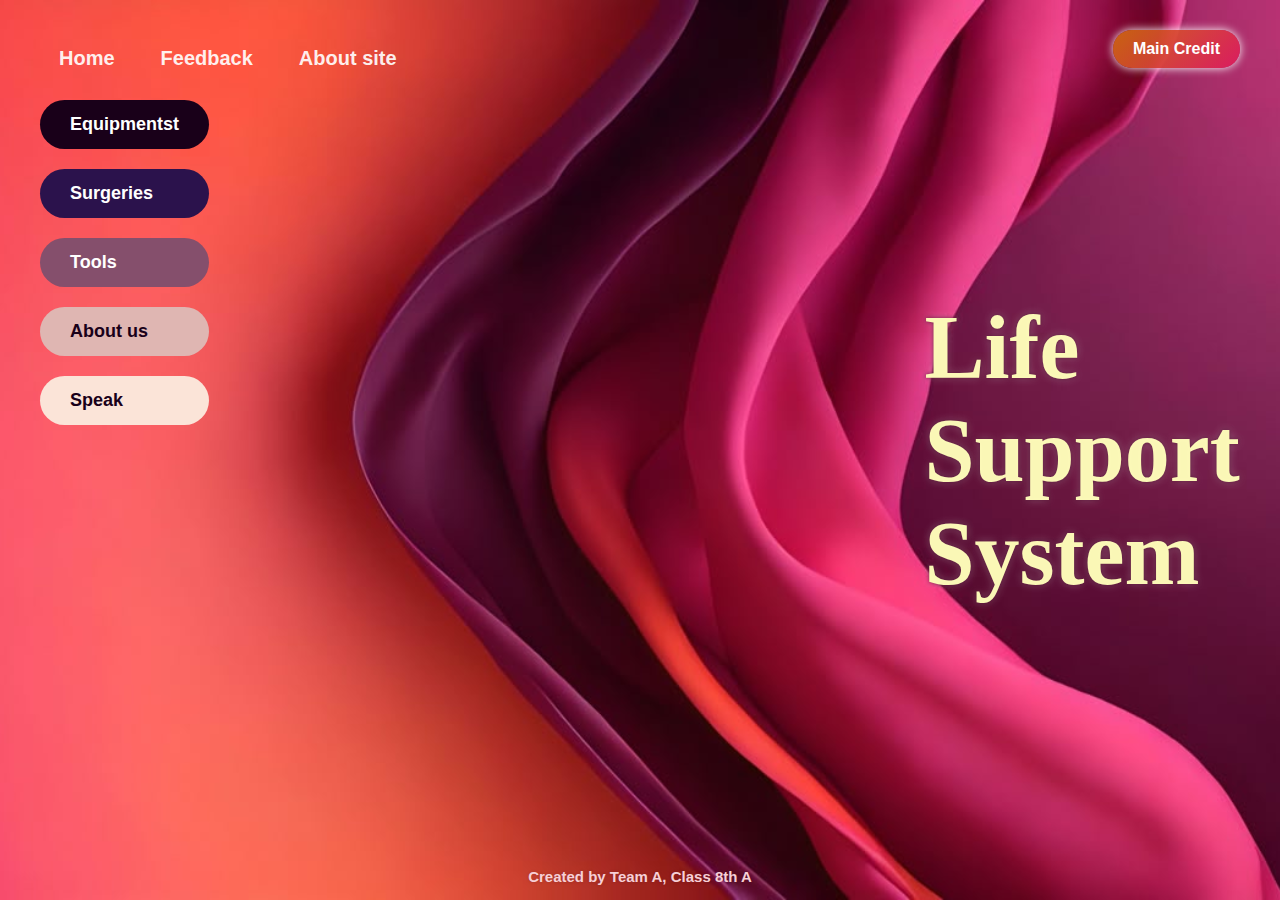
<file: index.html>
<!DOCTYPE html>
<html lang="en">
<head>
  <meta charset="UTF-8" />
  <meta name="viewport" content="width=device-width, initial-scale=1.0" />
  <title>VitaMatrix: Life Support System</title>
  <style>
    * {
      margin: 0;
      padding: 0;
      box-sizing: border-box;
    }

    body {
      height: 100vh;
      width: 100vw;
      background: url('back.jpg') no-repeat center center fixed;
      background-size: cover;
      font-family: 'Orbitron', sans-serif;
    }

    .header {
      position: absolute;
      top: 33px;
      left: 40px;
      display: flex;
      gap: 8px;
    }

    .header a {
      text-decoration: none;
      color: rgba(255, 255, 255, 0.916);
      font-size: 20px;
      font-weight: bold;
      padding: 14px 19px;
      border-radius: 190px;
      background: rgba(207, 207, 207, 0);
      transition: background 0.3s, transform 0.3s;
    }

    .header a:hover {
      background: rgba(186, 101, 48, 0.479);
      transform: scale(1.05);
    }

    .sidebar {
      position: absolute;
      top: 100px;
      left: 40px;
      display: flex;
      flex-direction: column;
      gap: 20px;
    }

    .sidebar a {
      text-decoration: none;
      font-size: 18px;
      font-weight: bold;
      padding: 14px 30px;
      border-radius: 50px;
      color: white;
      transition: transform 0.3s, box-shadow 0.3s;
    }

    .sidebar a:hover {
      transform: scale(1.05);
      box-shadow: 0 0 10px #FBE4D8;
    }

    .credit-corner-button {
      position: absolute;
      top: 30px;
      right: 40px;
      background: linear-gradient(135deg, #d6740ad6, #da1b60);
      color: rgb(255, 255, 255);
      padding: 10px 20px;
      border: none;
      border-radius: 25px;
      font-weight: bold;
      cursor: pointer;
      text-decoration: none;
      box-shadow: 0 0 10px rgba(255, 255, 255, 0.998);
      transition: transform 0.3s, box-shadow 0.3s;
    }

    .credit-corner-button:hover {
      transform: scale(1.1);
      box-shadow: 0 0 25px rgba(24, 24, 8, 0.9);
    }

    .center-title {
      position: absolute;
      top: 50%;
      left: 87%;
      transform: translate(-60%, -50%);
      font-size: 90px;
      font-weight: bold;
      color: rgba(255, 254, 186, 0.973);
      text-shadow: 0 0 4px rgba(79, 15, 48, 0.811), 0 0 8px rgba(255,255,255,0.3);
      font-family: 'Playfair Display', serif;
      z-index: 1;
    }

    .footer {
      position: absolute;
      bottom: 15px;
      width: 100%;
      text-align: center;
      font-size: 15px;
      font-weight: bold;
      color: rgb(247, 207, 214);
      text-shadow: 0 0 3px rgba(46, 43, 43, 0.21);
    }
  </style>
</head>
<body>

  <!-- Top Header Navigation -->
  <div class="header">
    <a href="#">Home</a>
    <a href="#">Feedback</a>
    <a href="aboutsite.html">About site</a> <!--  Add this line -->
  </div>

  <!-- Main Credit Button (Top-Right Corner) -->
  <a href="credit.html" class="credit-corner-button">Main Credit</a>

  <!-- Sidebar Buttons (Left) -->
  <div class="sidebar">
    <a style="background-color: #190019;" href="equipment.html">Equipmentst</a>
    <a style="background-color: #2B124C;" href="surgeries.html">Surgeries</a>
    <a style="background-color: #854F6C;" href="tools.html">Tools</a>
    <a style="background-color: #DFB6B2; color: #190019;" href="about us.html">About us</a>
    <a style="background-color: #FBE4D8; color: #190019;" href="speak.html">Speak</a>
  </div>

  <!-- Main Title -->
  <div class="center-title">Life Support System</div>

  <!-- Footer -->
  <div class="footer">Created by Team A, Class 8th A</div>

</body>
</html>
</file>
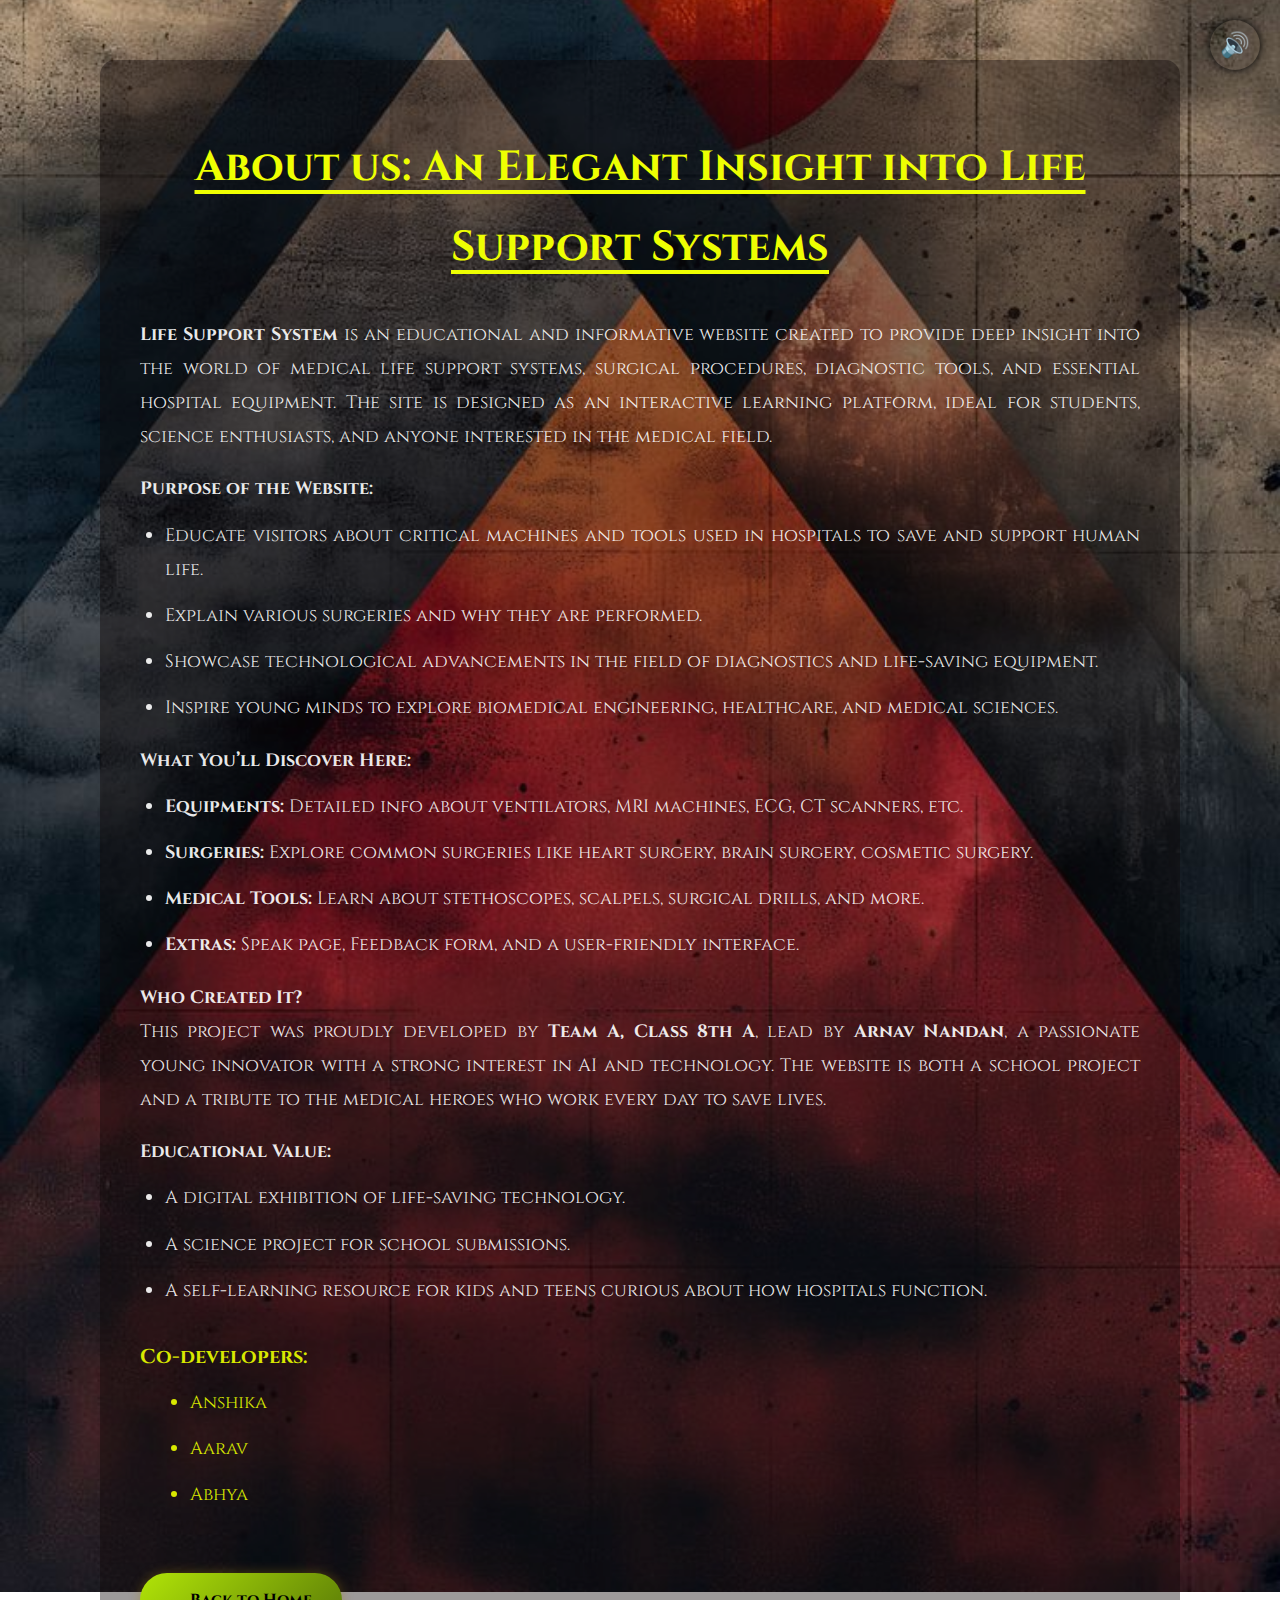
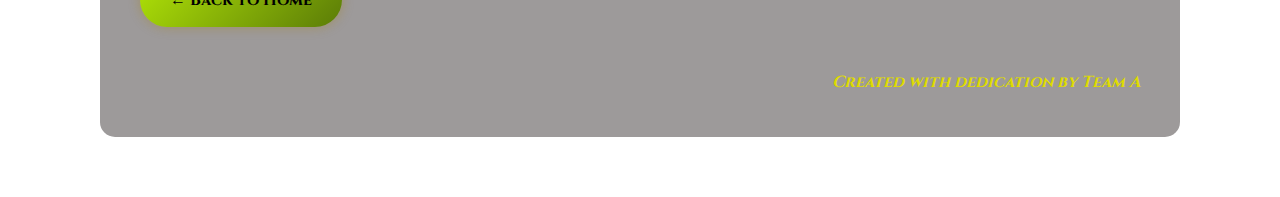
<file: about us.html>
<!DOCTYPE html>
<html lang="en">
<head>
  <meta charset="UTF-8" />
  <meta name="viewport" content="width=device-width, initial-scale=1.0"/>
  <title>About Us - Life Support System</title>
  <link href="https://fonts.googleapis.com/css2?family=Cinzel:wght@400;700&display=swap" rel="stylesheet">
  <style>
    body {
      margin: 0;
      padding: 0;
      background: url('sitee.jpg') no-repeat center center fixed;
      background-size: cover;
      font-family: 'Cinzel', serif;
      color: rgba(255, 255, 255, 0.911);
      line-height: 1.9;
    }

    .container {
      max-width: 1000px;
      margin: 60px auto;
      background: rgba(14, 8, 8, 0.406);
      padding: 40px;
      border-radius: 15px;
    }

    h1 {
      text-align: center;
      font-size: 42px;
      color: #eeff02;
      margin-bottom: 30px;
      text-decoration: underline;
      text-underline-offset: 10px;
      font-weight: 700;
    }

    p, li {
      font-size: 18px;
      margin-bottom: 12px;
      text-align: justify;
    }

    ul {
      margin-top: 10px;
      padding-left: 25px;
    }

    .credit {
      margin-top: 40px;
      font-style: italic;
      font-weight: bold;
      text-align: right;
      color: #dfdb00;
    }

    .co-dev {
      margin-top: 30px;
      font-size: 20px;
      color: #d9e800;
    }

    .co-dev ul {
      margin-left: 25px;
      margin-top: 10px;
    }

    .back-button {
      display: inline-block;
      margin-top: 40px;
      padding: 12px 30px;
      background: linear-gradient(135deg, #b1e407, #5b7c07);
      color: black;
      font-weight: bold;
      text-decoration: none;
      border-radius: 40px;
      box-shadow: 0 0 12px rgba(167, 131, 13, 0.4);
      transition: transform 0.3s, box-shadow 0.3s;
    }

    .back-button:hover {
      transform: scale(1.05);
      box-shadow: 0 0 20px rgba(238, 254, 10, 0.7);
    }

    #voiceToggle {
      position: fixed;
      top: 20px;
      right: 20px;
      background-color: rgba(38, 38, 30, 0);
      border: none;
      border-radius: 50%;
      width: 50px;
      height: 50px;
      cursor: pointer;
      font-size: 24px;
      box-shadow: 0 0 10px black;
      z-index: 999;
    }
  </style>
</head>
<body>

  <!-- Voice Button -->
  <button id="voiceToggle" onclick="toggleSpeech()" title="Play/Stop Voice">🔊</button>

  <div class="container">
    <h1>About us: An Elegant Insight into Life Support Systems</h1>

    <p><strong>Life Support System</strong> is an educational and informative website created to provide deep insight into the world of medical life support systems, surgical procedures, diagnostic tools, and essential hospital equipment. The site is designed as an interactive learning platform, ideal for students, science enthusiasts, and anyone interested in the medical field.</p>

    <p><strong>Purpose of the Website:</strong></p>
    <ul>
      <li>Educate visitors about critical machines and tools used in hospitals to save and support human life.</li>
      <li>Explain various surgeries and why they are performed.</li>
      <li>Showcase technological advancements in the field of diagnostics and life-saving equipment.</li>
      <li>Inspire young minds to explore biomedical engineering, healthcare, and medical sciences.</li>
    </ul>

    <p><strong>What You’ll Discover Here:</strong></p>
    <ul>
      <li><strong>Equipments:</strong> Detailed info about ventilators, MRI machines, ECG, CT scanners, etc.</li>
      <li><strong>Surgeries:</strong> Explore common surgeries like heart surgery, brain surgery, cosmetic surgery.</li>
      <li><strong>Medical Tools:</strong> Learn about stethoscopes, scalpels, surgical drills, and more.</li>
      <li><strong>Extras:</strong> Speak page, Feedback form, and a user-friendly interface.</li>
    </ul>

    <p><strong>Who Created It?</strong><br>
    This project was proudly developed by <strong>Team A, Class 8th A</strong>, lead by <strong>Arnav Nandan</strong>, a passionate young innovator with a strong interest in AI and technology. The website is both a school project and a tribute to the medical heroes who work every day to save lives.</p>

    <p><strong>Educational Value:</strong></p>
    <ul>
      <li>A digital exhibition of life-saving technology.</li>
      <li>A science project for school submissions.</li>
      <li>A self-learning resource for kids and teens curious about how hospitals function.</li>
    </ul>

    <div class="co-dev">
      <strong>Co-developers:</strong>
      <ul>
        <li>Anshika</li>
        <li>Aarav</li>
        <li>Abhya</li>
      </ul>
    </div>

    <a href="index.html" class="back-button">← Back to Home</a>

    <div class="credit">Created with dedication by Team A</div>
  </div>

  <script>
    let isSpeaking = false;
    const voiceBtn = document.getElementById("voiceToggle");

    function toggleSpeech() {
      if (!isSpeaking) {
        const msg = new SpeechSynthesisUtterance();
        msg.text = document.querySelector('.container')?.innerText || document.body.innerText;
        msg.lang = 'en-IN';
        msg.rate = 1;
        msg.pitch = 1.1;

        const voices = speechSynthesis.getVoices();
        const femaleVoice = voices.find(v =>
          (v.name.includes("Female") || v.name.includes("female") || v.name.includes("Google UK English Female")) &&
          v.lang.includes("en")
        );
        if (femaleVoice) {
          msg.voice = femaleVoice;
        }

        speechSynthesis.cancel();
        speechSynthesis.speak(msg);
        isSpeaking = true;
        msg.onend = () => {
          isSpeaking = false;
        };
      } else {
        speechSynthesis.cancel();
        isSpeaking = false;
      }
    }

    window.speechSynthesis.onvoiceschanged = () => speechSynthesis.getVoices();
  </script>

</body>
</html>
</file>
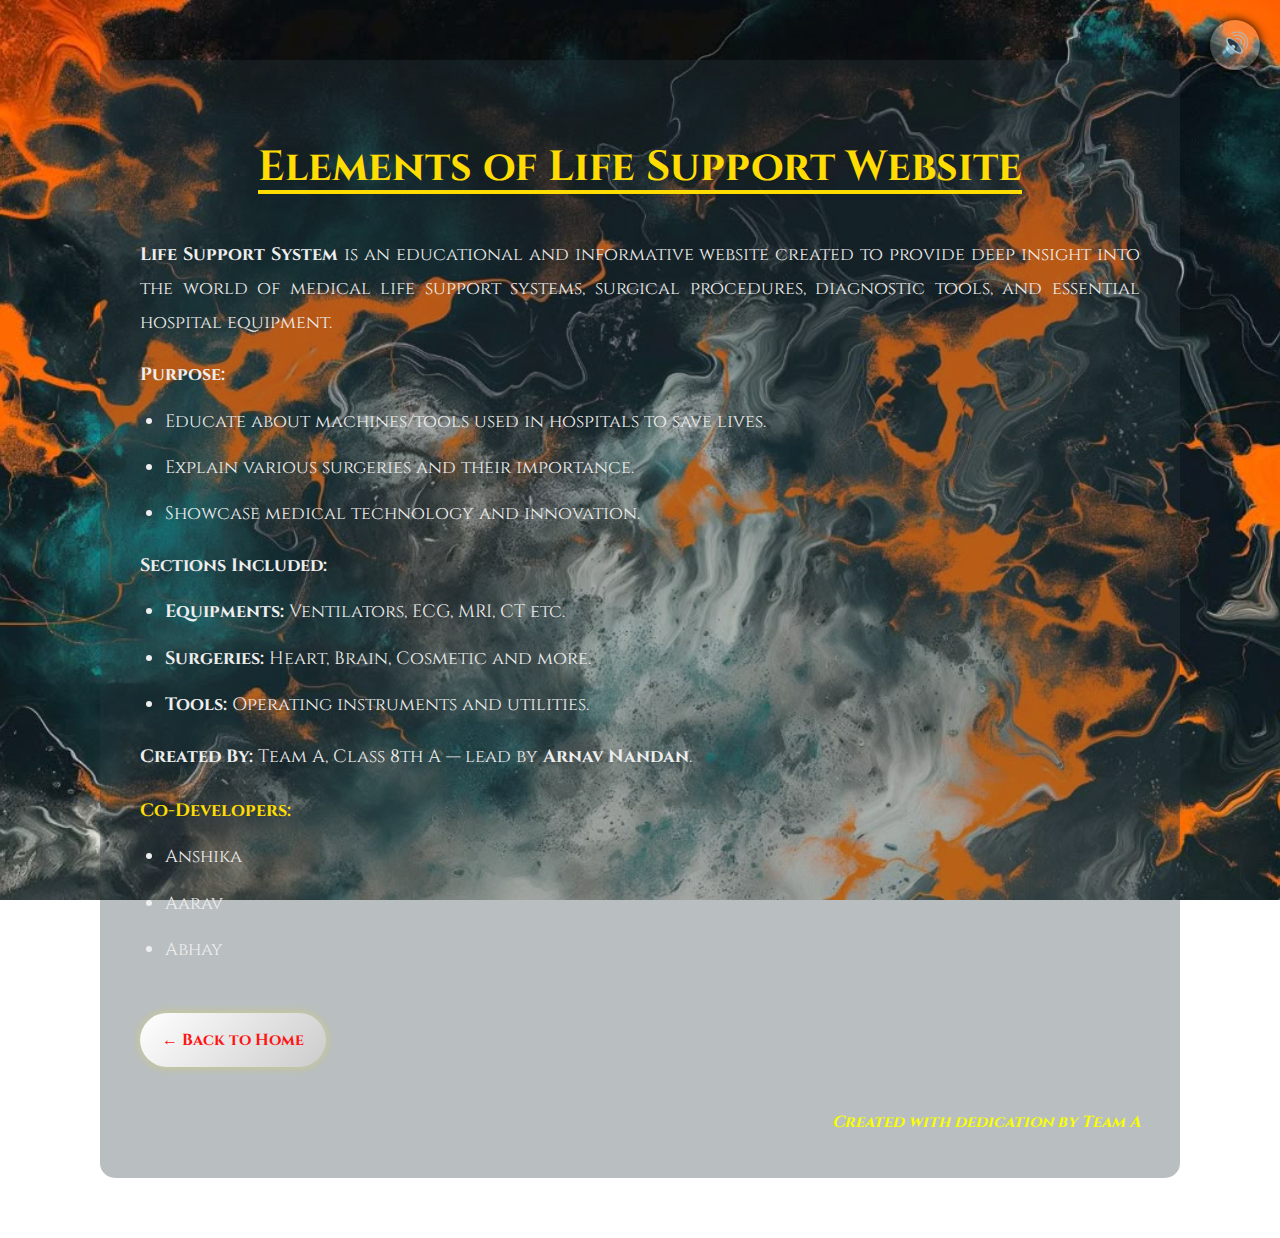
<file: aboutsite.html>
<!DOCTYPE html>
<html lang="en">
<head>
  <meta charset="UTF-8" />
  <meta name="viewport" content="width=device-width, initial-scale=1.0"/>
  <title>About Us - Life Support System</title>
  <link href="https://fonts.googleapis.com/css2?family=Cinzel:wght@400;700&display=swap" rel="stylesheet">
  <style>
    body {
      margin: 0;
      padding: 0;
      background: url('us.jpg') no-repeat center center fixed;
      background-size: cover;
      font-family: 'Cinzel', serif;
      color: rgb(238, 238, 238);
      line-height: 1.9;
    }
    .container {
      max-width: 1000px;
      margin: 60px auto;
      background: rgba(42, 58, 63, 0.331);
      padding: 40px;
      border-radius: 15px;
    }
    h1 {
      text-align: center;
      font-size: 42px;
      color: #ffdd03;
      margin-bottom: 30px;
      text-decoration: underline;
      text-underline-offset: 10px;
      font-weight: 700;
    }
    p, li {
      font-size: 18px;
      margin-bottom: 12px;
      text-align: justify;
    }
    ul {
      margin-top: 10px;
      padding-left: 25px;
    }
    .credit {
      margin-top: 40px;
      font-style: italic;
      font-weight: bold;
      text-align: right;
      color: #f7ff02;
    }
    .co-devs {
      margin-top: 20px;
      font-weight: bold;
      color:#ffdd03
    }
    .back-button {
      display: inline-block;
      margin-top: 30px;
      padding: 12px 22px;
      background: linear-gradient(135deg, #fff, #ccc);
      color: #ff1414;
      font-weight: bold;
      border-radius: 30px;
      text-decoration: none;
      box-shadow: 0 0 10px #fcf00c55;
    }
    #voiceToggle {
      position: fixed;
      top: 20px;
      right: 20px;
      background-color: rgba(255, 255, 255, 0.2);
      border: none;
      border-radius: 50%;
      width: 50px;
      height: 50px;
      cursor: pointer;
      font-size: 24px;
      box-shadow: 0 0 10px black;
      color: white;
    }
  </style>
</head>
<body>

  <button id="voiceToggle" onclick="toggleSpeech()" title="Play/Stop Voice">🔊</button>

  <div class="container">
    <h1>Elements of Life Support Website</h1>

    <p><strong>Life Support System</strong> is an educational and informative website created to provide deep insight into the world of medical life support systems, surgical procedures, diagnostic tools, and essential hospital equipment.</p>

    <p><strong>Purpose:</strong></p>
    <ul>
      <li>Educate about machines/tools used in hospitals to save lives.</li>
      <li>Explain various surgeries and their importance.</li>
      <li>Showcase medical technology and innovation.</li>
    </ul>

    <p><strong>Sections Included:</strong></p>
    <ul>
      <li><strong>Equipments:</strong> Ventilators, ECG, MRI, CT etc.</li>
      <li><strong>Surgeries:</strong> Heart, Brain, Cosmetic and more.</li>
      <li><strong>Tools:</strong> Operating instruments and utilities.</li>
    </ul>

    <p><strong>Created By:</strong> Team A, Class 8th A — lead by <strong>Arnav Nandan</strong>.</p>

    <p class="co-devs">Co-Developers:</p>
    <ul>
      <li>Anshika</li>
      <li>Aarav</li>
      <li>Abhay</li>
    </ul>

    <a href="index.html" class="back-button">← Back to Home</a>

    <div class="credit">Created with dedication by Team A</div>
  </div>

  <script>
    let isSpeaking = false;
    const voiceBtn = document.getElementById("voiceToggle");

    function getPreferredVoice() {
      const voices = window.speechSynthesis.getVoices();
      return (
        voices.find(v => v.name === "Google UK English Female") ||
        voices.find(v => v.name.toLowerCase().includes("zira")) ||
        voices.find(v => v.name.toLowerCase().includes("female")) ||
        voices.find(v => v.lang.includes("en")) ||
        voices[0]
      );
    }

    function toggleSpeech() {
      if (!isSpeaking) {
        const msg = new SpeechSynthesisUtterance();
        msg.text = document.querySelector('.container')?.innerText || document.body.innerText;
        msg.lang = 'en-IN';
        msg.rate = 1;
        msg.pitch = 1.2;

        const voice = getPreferredVoice();
        if (voice) msg.voice = voice;

        speechSynthesis.cancel(); // Clear any previous
        speechSynthesis.speak(msg);
        isSpeaking = true;

        msg.onend = () => {
          isSpeaking = false;
        };
      } else {
        speechSynthesis.cancel();
        isSpeaking = false;
      }
    }

    window.speechSynthesis.onvoiceschanged = () => {
      window.speechSynthesis.getVoices();
    };
  </script>

</body>
</html>
</file>
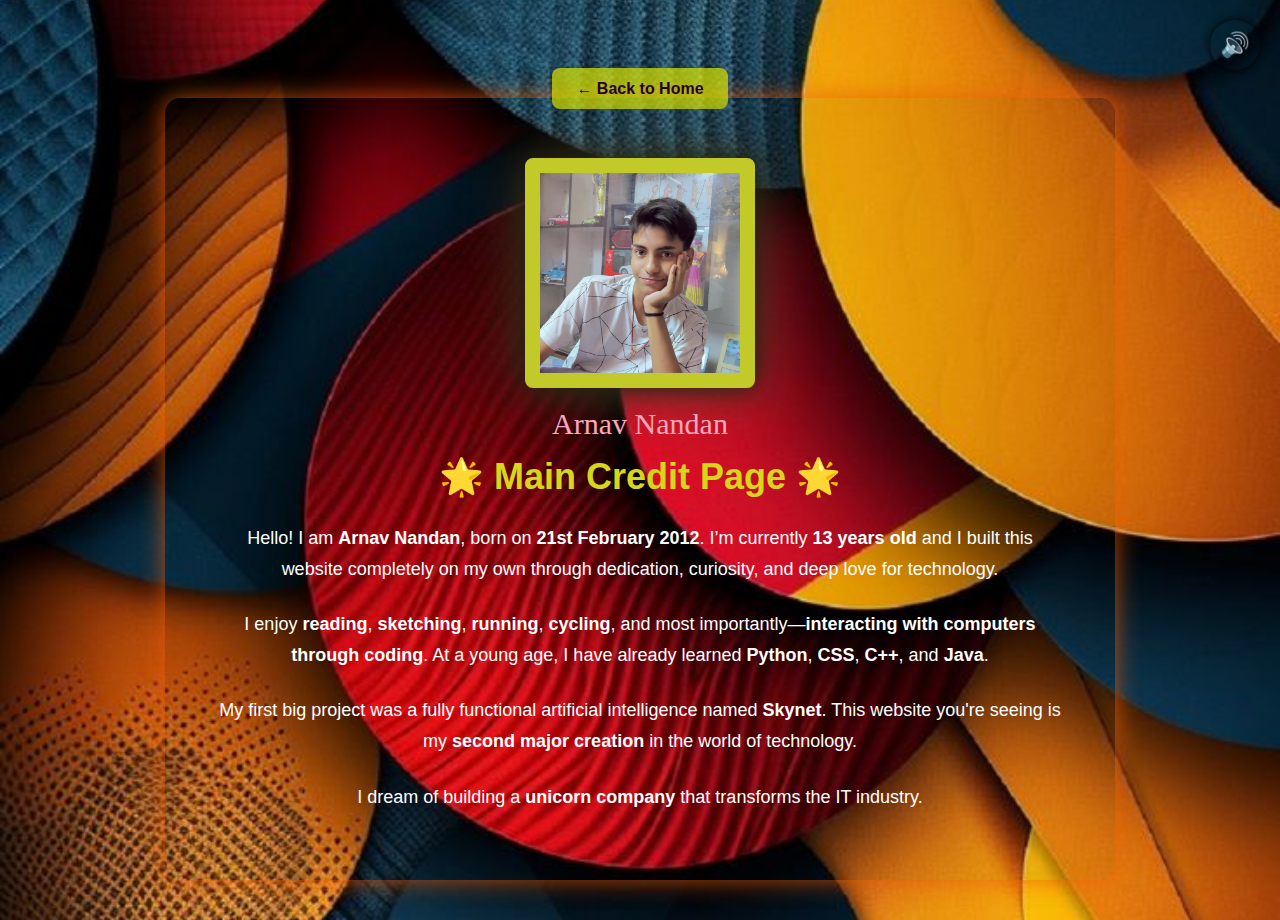
<file: credit.html>
<!DOCTYPE html>
<html lang="en">
<head>
  <meta charset="UTF-8">
  <title>Main-Arnav Nandan</title>
  <style>
    body {
      margin: 0;
      font-family: 'Segoe UI', sans-serif;
      background: url('bg.jpg') no-repeat center center fixed;
      background-size: cover;
      color: white;
      padding: 40px;
      text-align: center;
    }

    .container {
      max-width: 850px;
      margin: auto;
      background: rgba(0, 0, 0, 0.05);
      padding: 50px;
      border-radius: 15px;
      box-shadow: 0 0 25px rgba(235, 91, 7, 0.797);
    }

    img {
      width: 200px;
      height: 200px;
      border-radius: 8px;
      margin-top: 10px;
      object-fit: cover;
      border: 15px solid #c2ca29;
      box-shadow: 0 0 25px #211d0d, 0 0 60px #47422c;
      transition: transform 0.3s ease, box-shadow 0.3s ease;
    }

    img:hover {
      transform: scale(1.05);
      box-shadow: 0 0 30px #ecb100, 0 0 80px #3307a0;
    }

    h1 {
      color: #d6d61b;
      font-size: 36px;
      margin-top: 15px;
    }

    .cursive-name {
      font-family: 'Brush Script MT', cursive;
      color: #ffa7bc;
      font-size: 30px;
      margin-top: 15px;
    }

    p {
      font-size: 18px;
      line-height: 1.7;
      margin-top: 25px;
    }

    .back-button {
      margin-top: 40px;
      
    }

    .back-button a {
      text-decoration: none;
      color: rgb(40, 1, 41);
      background-color: #d5e000b7;
      padding: 12px 24px;
      border-radius: 8px;
      font-weight: bold;
      transition: 0.3s;
    }

    .back-button a:hover {
      background-color: #fbb503;
    }

    #voiceToggle {
      position: fixed;
      top: 20px;
      right: 20px;
      background-color: rgba(255, 255, 0, 0);
      border: none;
      border-radius: 50%;
      width: 50px;
      height: 50px;
      cursor: pointer;
      font-size: 24px;
      box-shadow: 0 0 10px black;
      z-index: 999;
    }
  </style>
</head>
<body>

<!-- Play/Stop Button -->
<button id="voiceToggle" onclick="toggleSpeech()" title="Play/Stop Voice">🔊</button>

<div class="back-button">
  <a href="index.html">← Back to Home</a>
</div>

<div class="container">
  <img src="arnav.jpg" alt="Arnav Nandan's Photo">
  <div class="cursive-name">Arnav Nandan</div>
  <h1>🌟 Main Credit Page 🌟</h1>
  <p>Hello! I am <strong>Arnav Nandan</strong>, born on <strong>21st February 2012</strong>. I’m currently <strong>13 years old</strong> and I built this website completely on my own through dedication, curiosity, and deep love for technology.</p>
  <p>I enjoy <strong>reading</strong>, <strong>sketching</strong>, <strong>running</strong>, <strong>cycling</strong>, and most importantly—<strong>interacting with computers through coding</strong>. At a young age, I have already learned <strong>Python</strong>, <strong>CSS</strong>, <strong>C++</strong>, and <strong>Java</strong>.</p>
  <p>My first big project was a fully functional artificial intelligence named <strong>Skynet</strong>. This website you're seeing is my <strong>second major creation</strong> in the world of technology.</p>
  <p>I dream of building a <strong>unicorn company</strong> that transforms the IT industry.</p>
</div>

<script>
  let isSpeaking = false;
  function toggleSpeech() {
    if (!isSpeaking) {
      const msg = new SpeechSynthesisUtterance();
      msg.text = document.querySelector('.container')?.innerText || document.body.innerText;
      msg.lang = 'en-IN';
      msg.rate = 1;
      msg.pitch = 1.1;

      const voices = speechSynthesis.getVoices();
      const femaleVoice = voices.find(v =>
        (v.name.includes("Female") || v.name.includes("Google UK English Female")) &&
        v.lang.includes("en")
      );
      if (femaleVoice) {
        msg.voice = femaleVoice;
      }

      speechSynthesis.cancel();
      speechSynthesis.speak(msg);
      isSpeaking = true;
      msg.onend = () => {
        isSpeaking = false;
      };
    } else {
      speechSynthesis.cancel();
      isSpeaking = false;
    }
  }

  window.speechSynthesis.onvoiceschanged = () => speechSynthesis.getVoices();
</script>

</body>
</html>
</file>
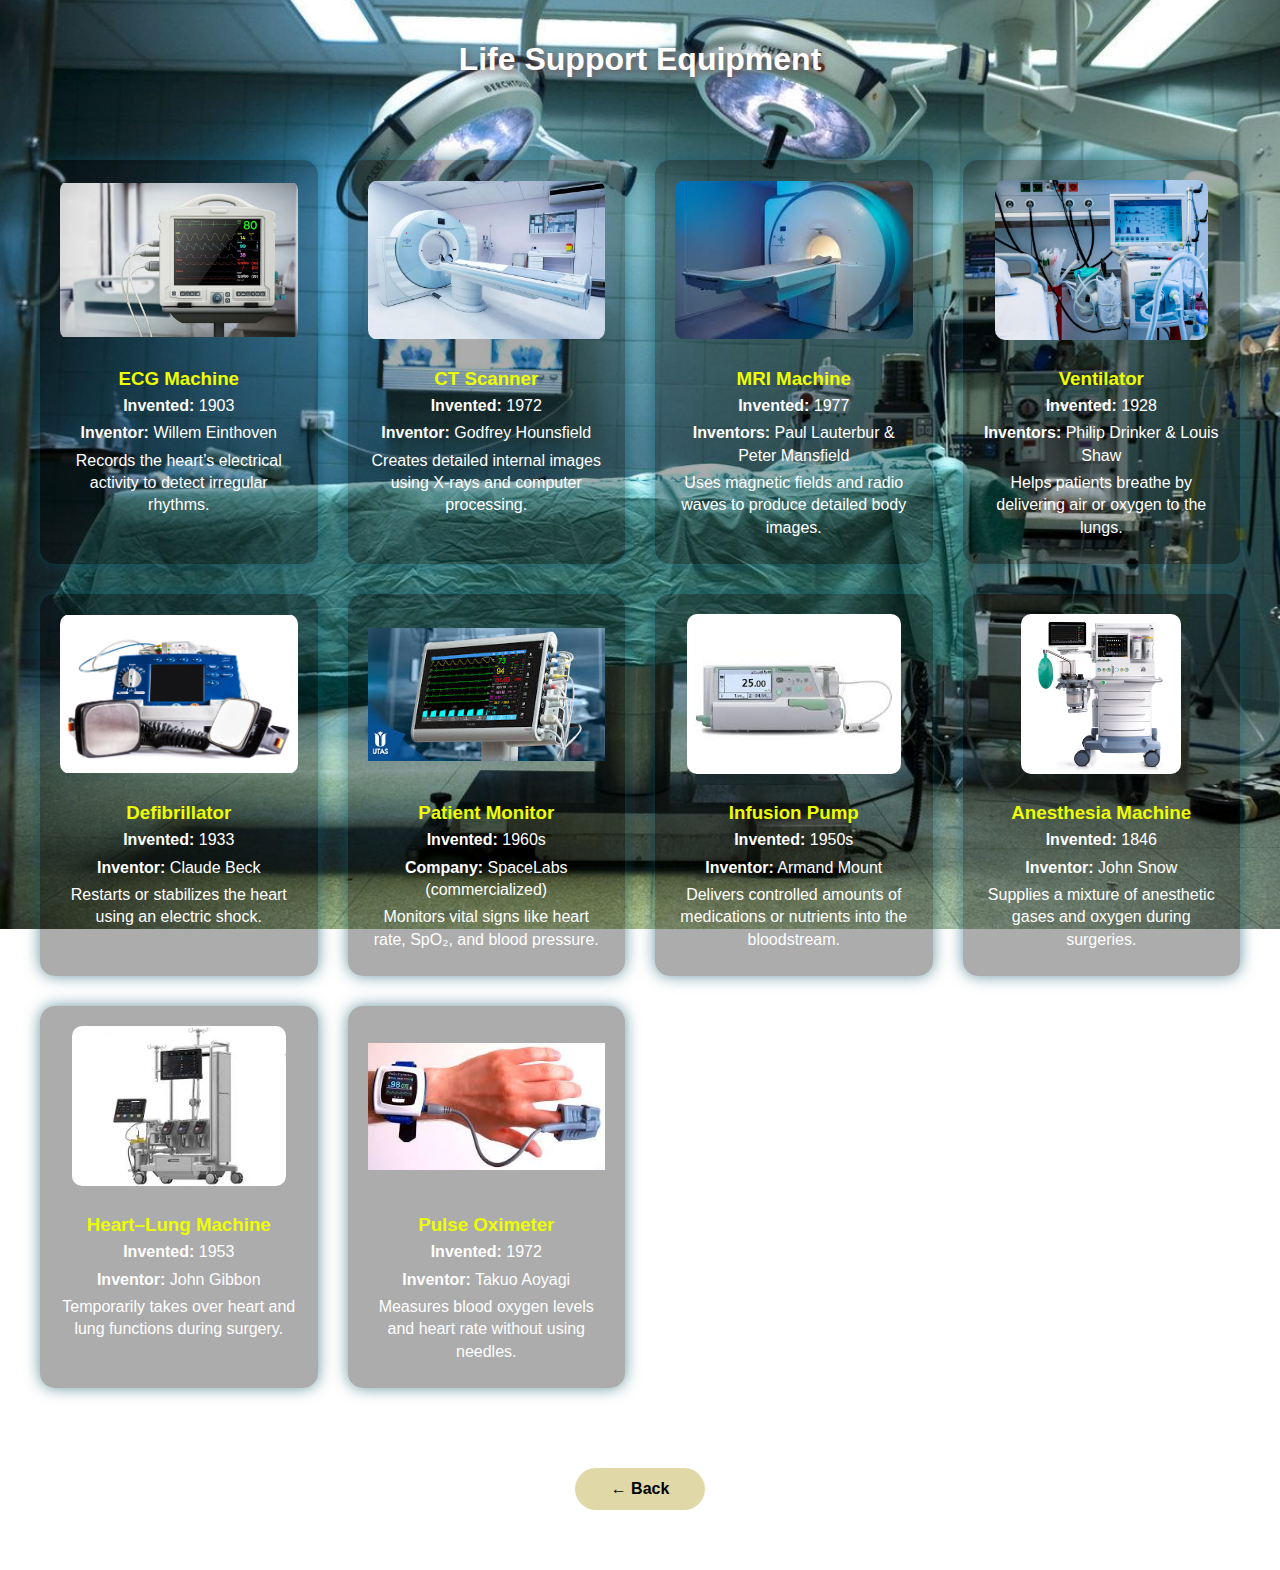
<file: equipment.html>
<!DOCTYPE html>
<html lang="en">
<head>
  <meta charset="UTF-8" />
  <meta name="viewport" content="width=device-width, initial-scale=1.0"/>
  <title>Life Support Equipment</title>
  <style>
    body {
      margin: 0;
      font-family: 'Segoe UI', sans-serif;
      background: url('hospital.jpg') no-repeat center center fixed;
      background-size: cover;
      color: #ffffff;
    }

    h1 {
      text-align: center;
      padding: 20px;
      color: #ffffff;
      text-shadow: 2px 2px 8px #694c4c;
    }

    .container {
      display: grid;
      grid-template-columns: repeat(auto-fit, minmax(260px, 1fr));
      gap: 30px;
      padding: 40px;
      justify-items: center;
    }

    .card {
      background: rgba(0, 0, 0, 0.324);
      border-radius: 15px;
      box-shadow: 0 0 15px rgba(9, 81, 105, 0.603);
      padding: 20px;
      text-align: center;
      transition: transform 0.3s, box-shadow 0.3s;
      max-width: 300px;
    }

    .card:hover {
      transform: scale(1.05);
      box-shadow: 0 0 20px rgb(0, 227, 136);
    }

    .card img {
      max-width: 100%;
      height: 160px;
      object-fit: contain;
      border-radius: 10px;
      margin-bottom: 14px;
    }

    .card h3 {
      margin: 10px 0 5px;
      color: #eeff00;
    }

    .card p {
      font-size: 16px;
      line-height: 1.4;
      margin: 5px 0;
    }

    .back-btn {
      display: block;
      width: 90px;
      margin: 40px auto 60px;
      padding: 12px 20px;
      text-align: center;
      font-weight: bold;
      background: #aa950e5e;
      color: #000000;
      border-radius: 39px;
      text-decoration: none;
      transition: transform 0.3s ease, background 0.3s ease;
    }

    .back-btn:hover {
      background: #e6d80e;
      transform: scale(1.05);
    }
  </style>
</head>
<body>

  <h1>Life Support Equipment</h1>

  <div class="container">
    <div class="card">
      <img src="images/ecg.jpg" alt="ECG Machine">
      <h3>ECG Machine</h3>
      <p><strong>Invented:</strong> 1903</p>
      <p><strong>Inventor:</strong> Willem Einthoven</p>
      <p>Records the heart’s electrical activity to detect irregular rhythms.</p>
    </div>

    <div class="card">
      <img src="images/ct.jpg" alt="CT Scanner">
      <h3>CT Scanner</h3>
      <p><strong>Invented:</strong> 1972</p>
      <p><strong>Inventor:</strong> Godfrey Hounsfield</p>
      <p>Creates detailed internal images using X-rays and computer processing.</p>
    </div>

    <div class="card">
      <img src="images/mri.jpg" alt="MRI Machine">
      <h3>MRI Machine</h3>
      <p><strong>Invented:</strong> 1977</p>
      <p><strong>Inventors:</strong> Paul Lauterbur & Peter Mansfield</p>
      <p>Uses magnetic fields and radio waves to produce detailed body images.</p>
    </div>

    <div class="card">
      <img src="images/ventilator.jpg" alt="Ventilator">
      <h3>Ventilator</h3>
      <p><strong>Invented:</strong> 1928</p>
      <p><strong>Inventors:</strong> Philip Drinker & Louis Shaw</p>
      <p>Helps patients breathe by delivering air or oxygen to the lungs.</p>
    </div>

    <div class="card">
      <img src="images/defibrillator.jpg" alt="Defibrillator">
      <h3>Defibrillator</h3>
      <p><strong>Invented:</strong> 1933</p>
      <p><strong>Inventor:</strong> Claude Beck</p>
      <p>Restarts or stabilizes the heart using an electric shock.</p>
    </div>

    <div class="card">
      <img src="images/patient-monitor.jpg" alt="Patient Monitor">
      <h3>Patient Monitor</h3>
      <p><strong>Invented:</strong> 1960s</p>
      <p><strong>Company:</strong> SpaceLabs (commercialized)</p>
      <p>Monitors vital signs like heart rate, SpO₂, and blood pressure.</p>
    </div>

    <div class="card">
      <img src="images/infusion-pump.jpg" alt="Infusion Pump">
      <h3>Infusion Pump</h3>
      <p><strong>Invented:</strong> 1950s</p>
      <p><strong>Inventor:</strong> Armand Mount</p>
      <p>Delivers controlled amounts of medications or nutrients into the bloodstream.</p>
    </div>

    <div class="card">
      <img src="images/anesthesia-machine.jpg" alt="Anesthesia Machine">
      <h3>Anesthesia Machine</h3>
      <p><strong>Invented:</strong> 1846</p>
      <p><strong>Inventor:</strong> John Snow</p>
      <p>Supplies a mixture of anesthetic gases and oxygen during surgeries.</p>
    </div>

    <div class="card">
      <img src="images/heart-lung-machine.jpg" alt="Heart-Lung Machine">
      <h3>Heart–Lung Machine</h3>
      <p><strong>Invented:</strong> 1953</p>
      <p><strong>Inventor:</strong> John Gibbon</p>
      <p>Temporarily takes over heart and lung functions during surgery.</p>
    </div>

    <div class="card">
      <img src="images/pulse-oximeter.jpg" alt="Pulse Oximeter">
      <h3>Pulse Oximeter</h3>
      <p><strong>Invented:</strong> 1972</p>
      <p><strong>Inventor:</strong> Takuo Aoyagi</p>
      <p>Measures blood oxygen levels and heart rate without using needles.</p>
    </div>
  </div>

  <a href="index.html" class="back-btn">← Back</a>

</body>
</html>
</file>
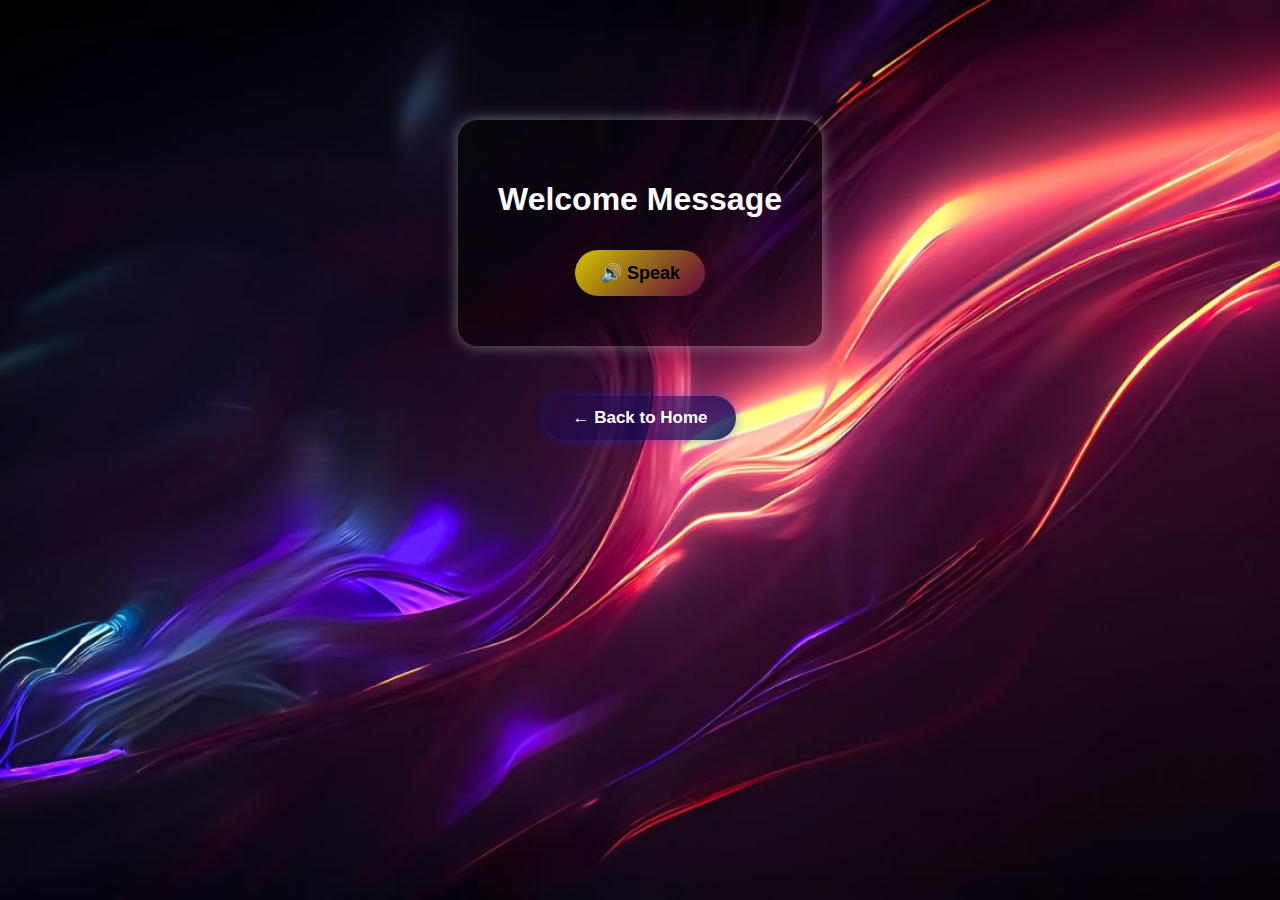
<file: speak.html>
<!DOCTYPE html>
<html lang="en">
<head>
  <meta charset="UTF-8">
  <title>Speak - Life Support System</title>
  <style>
    body {
      margin: 0;
      padding: 0;
      background: url('site.jpg') no-repeat center center fixed;
      background-size: cover;
      font-family: 'Segoe UI', sans-serif;
      color: white;
      text-align: center;
      padding-top: 120px;
    }

    .speak-box {
      background: rgba(0, 0, 0, 0.4);
      padding: 40px;
      display: inline-block;
      border-radius: 20px;
      box-shadow: 0 0 15px rgba(255,255,255,0.4);
    }

    button {
      font-size: 18px;
      padding: 12px 25px;
      margin: 10px;
      border: none;
      border-radius: 25px;
      cursor: pointer;
      font-weight: bold;
      transition: 0.3s;
    }

    #playBtn {
       background: linear-gradient(135deg, #d8c600fd, #f8009544);
      color: black;
    }

    #stopBtn {
       background: linear-gradient(135deg, #f8009544, #d8c600fd);
      color: rgb(10, 8, 8);
      display: none;
    }

    button:hover {
      transform: scale(1.05);
      box-shadow: 0 0 10px #dc8905ac;
    }

    .back-button {
      margin-top: 50px;
      display: inline-block;
      background: linear-gradient(135deg, #23037d31, #03095fdb);
      color: rgb(255, 255, 255);
      padding: 12px 28px;
      font-size: 17px;
      font-weight: bold;
      border-radius: 35px;
      text-decoration: none;
      box-shadow: 0 0 12px rgba(0, 47, 255, 0.4);
      transition: transform 0.3s ease, box-shadow 0.3s ease;
    }

    .back-button:hover {
      transform: scale(1.05);
      box-shadow: 0 0 18px rgb(255, 255, 255);
    }
  </style>
</head>
<body>

  <div class="speak-box">
    <h1>Welcome Message</h1>
    <button id="playBtn" onclick="speakMessage()">🔊 Speak</button>
    <button id="stopBtn" onclick="stopSpeech()">⛔ Stop</button>
  </div>

  <br>
  <a href="index.html" class="back-button">← Back to Home</a>

  <script>
    const message = "Waaarm welcome from Team A for visiting this site. Here, you’ll discover the elements of life that support humans during emergency situations. Explore our sections to learn about medical equipment, surgeries, and tools that save lives. Thank you very much for visiting.";

    let utterance;

    function speakMessage() {
      stopSpeech();
      utterance = new SpeechSynthesisUtterance(message);
      utterance.rate = 1;
      utterance.pitch = 1.2;
      utterance.lang = "en-IN";

      const voices = speechSynthesis.getVoices();
      const femaleVoice = voices.find(v => v.name.includes("Female") || v.name.includes("Google UK English Female"));
      if (femaleVoice) utterance.voice = femaleVoice;

      speechSynthesis.speak(utterance);
      document.getElementById("stopBtn").style.display = "inline-block";

      utterance.onend = () => {
        document.getElementById("stopBtn").style.display = "none";
      };
    }

    function stopSpeech() {
      speechSynthesis.cancel();
      document.getElementById("stopBtn").style.display = "none";
    }

    window.speechSynthesis.onvoiceschanged = () => speechSynthesis.getVoices();
  </script>

</body>
</html>
</file>
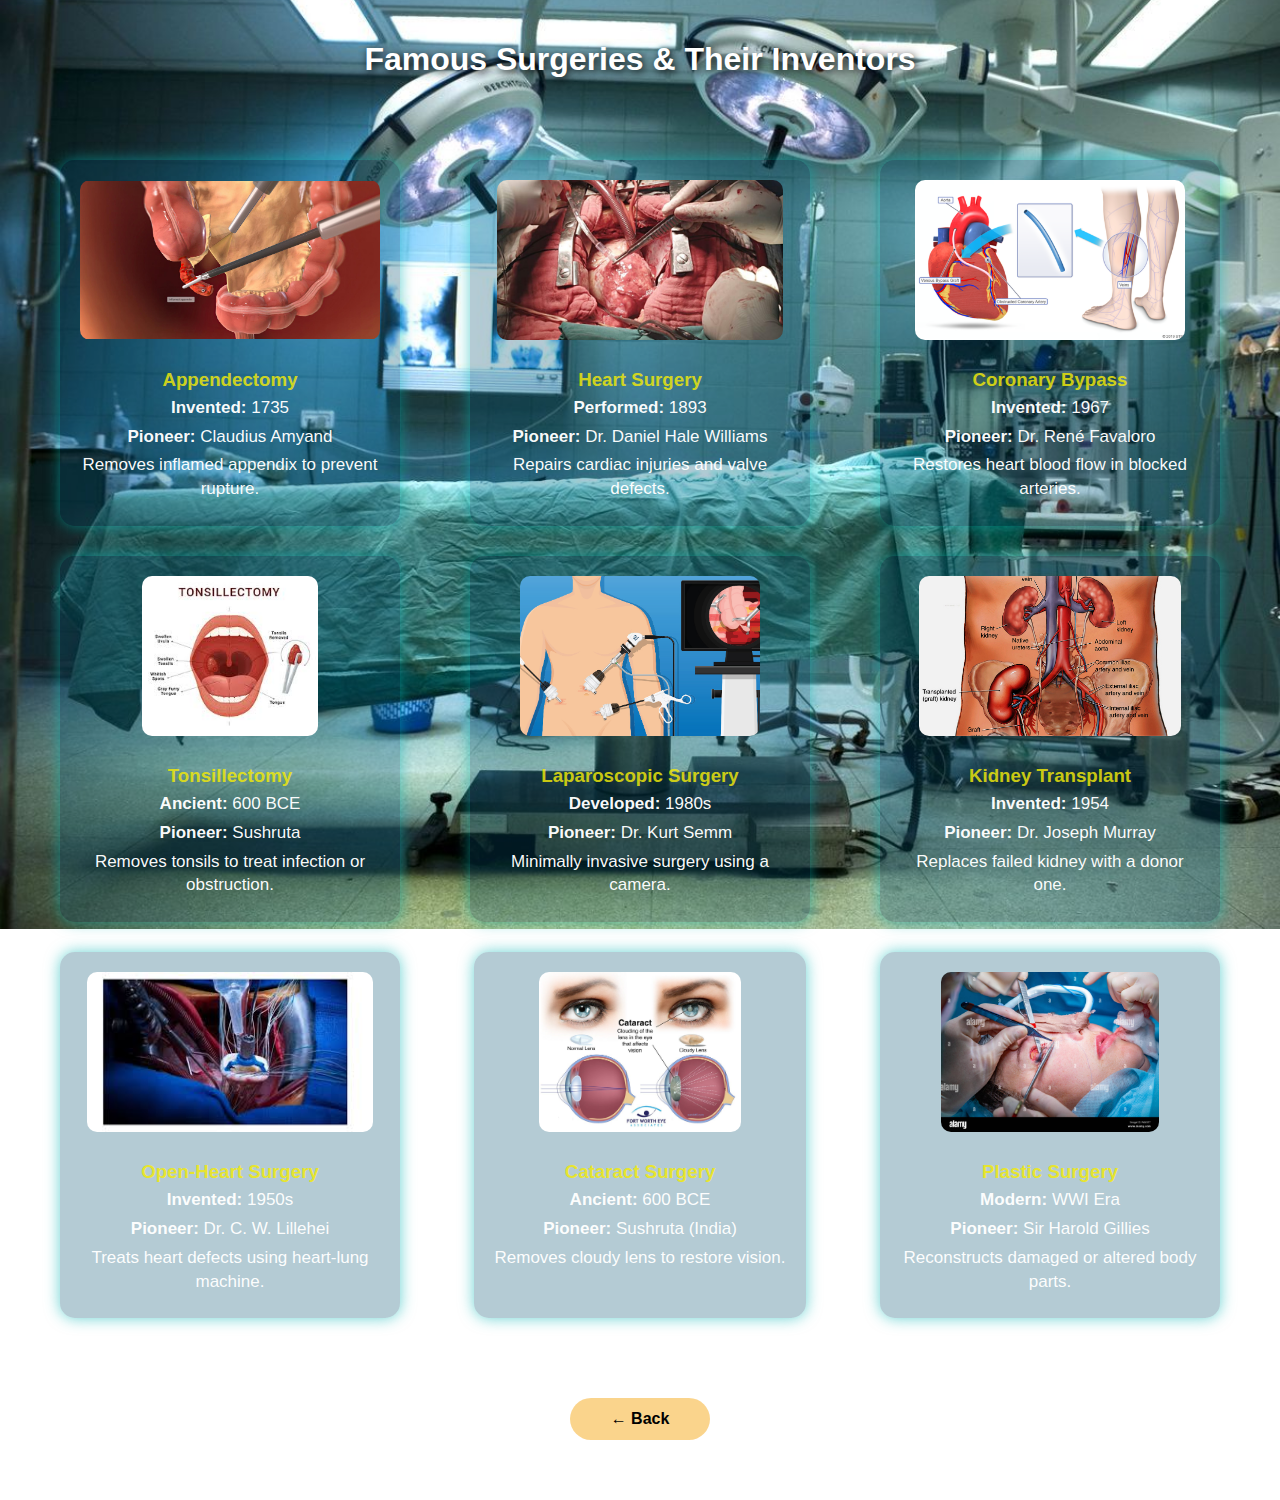
<file: surgeries.html>
<!DOCTYPE html>
<html lang="en">
<head>
  <meta charset="UTF-8" />
  <meta name="viewport" content="width=device-width, initial-scale=1.0"/>
  <title>Surgeries</title>
  <style>
    body {
      margin: 0;
      font-family: 'Segoe UI', sans-serif;
      background: url('hospital.jpg') no-repeat center center fixed;
      background-size: cover;
      color: #ffffff;
    }

    h1 {
      text-align: center;
      padding: 20px;
      color: #ffffff;
      text-shadow: 2px 2px 8px #000;
    }

    .container {
      display: grid;
      grid-template-columns: repeat(auto-fit, minmax(280px, 1fr));
      gap: 30px;
      padding: 40px;
      justify-items: center;
    }

    .card {
      background: rgba(5, 79, 111, 0.297);
      border-radius: 15px;
      box-shadow: 0 0 15px rgba(7, 181, 181, 0.607);
      padding: 20px;
      text-align: center;
      transition: transform 0.3s, box-shadow 0.3s;
      max-width: 300px;
      color: #0ad8c7;
    }

    .card:hover {
      transform: scale(1.05);
      box-shadow: 0 0 20px rgba(17, 138, 244, 0.932);
    }

    .card img {
      max-width: 100%;
      height: 160px;
      object-fit: contain;
      border-radius: 10px;
      margin-bottom: 15px;
    }

    .card h3 {
      margin: 10px 0 5px;
      color: #f2ea0ad6;
    }

    .card p {
      font-size: 17px;
      line-height: 1.4;
      margin: 5px 0;
      color: #fffffff9;
    }

    .back-btn {
      display: block;
      width: 100px;
      margin: 40px auto 60px;
      padding: 12px 20px;
      text-align: center;
      font-weight: bold;
      background: #f59f0173;
      color: #000000;
      border-radius: 30px;
      text-decoration: none;
      transition: transform 0.3s ease, background 0.3s ease;
    }

    .back-btn:hover {
      background: #d69107;
      transform: scale(1.05);
    }
  </style>
</head>
<body>

  <h1>Famous Surgeries & Their Inventors</h1>

  <div class="container">

    <div class="card">
      <img src="images/appendectomy.jpg" alt="Appendectomy">
      <h3>Appendectomy</h3>
      <p><strong>Invented:</strong> 1735</p>
      <p><strong>Pioneer:</strong> Claudius Amyand</p>
      <p>Removes inflamed appendix to prevent rupture.</p>
    </div>

    <div class="card">
      <img src="images/heart.jpg" alt="Heart Surgery">
      <h3>Heart Surgery</h3>
      <p><strong>Performed:</strong> 1893</p>
      <p><strong>Pioneer:</strong> Dr. Daniel Hale Williams</p>
      <p>Repairs cardiac injuries and valve defects.</p>
    </div>

    <div class="card">
      <img src="images/bypass.jpg" alt="Bypass Surgery">
      <h3>Coronary Bypass</h3>
      <p><strong>Invented:</strong> 1967</p>
      <p><strong>Pioneer:</strong> Dr. René Favaloro</p>
      <p>Restores heart blood flow in blocked arteries.</p>
    </div>

    <div class="card">
      <img src="images/tonsillectomy.jpg" alt="Tonsillectomy">
      <h3>Tonsillectomy</h3>
      <p><strong>Ancient:</strong> 600 BCE</p>
      <p><strong>Pioneer:</strong> Sushruta</p>
      <p>Removes tonsils to treat infection or obstruction.</p>
    </div>

    <div class="card">
      <img src="images/laparoscopy.jpg" alt="Laparoscopic Surgery">
      <h3>Laparoscopic Surgery</h3>
      <p><strong>Developed:</strong> 1980s</p>
      <p><strong>Pioneer:</strong> Dr. Kurt Semm</p>
      <p>Minimally invasive surgery using a camera.</p>
    </div>

    <div class="card">
      <img src="images/kidney-transplant.jpg" alt="Kidney Transplant">
      <h3>Kidney Transplant</h3>
      <p><strong>Invented:</strong> 1954</p>
      <p><strong>Pioneer:</strong> Dr. Joseph Murray</p>
      <p>Replaces failed kidney with a donor one.</p>
    </div>

    <div class="card">
      <img src="images/open-heart.jpg" alt="Open-Heart Surgery">
      <h3>Open-Heart Surgery</h3>
      <p><strong>Invented:</strong> 1950s</p>
      <p><strong>Pioneer:</strong> Dr. C. W. Lillehei</p>
      <p>Treats heart defects using heart-lung machine.</p>
    </div>

    <div class="card">
      <img src="images/cataract.jpg" alt="Cataract Surgery">
      <h3>Cataract Surgery</h3>
      <p><strong>Ancient:</strong> 600 BCE</p>
      <p><strong>Pioneer:</strong> Sushruta (India)</p>
      <p>Removes cloudy lens to restore vision.</p>
    </div>

    <div class="card">
      <img src="images/plastic.jpg" alt="Plastic Surgery">
      <h3>Plastic Surgery</h3>
      <p><strong>Modern:</strong> WWI Era</p>
      <p><strong>Pioneer:</strong> Sir Harold Gillies</p>
      <p>Reconstructs damaged or altered body parts.</p>
    </div>

  </div>

  <a href="index.html" class="back-btn">← Back</a>

</body>
</html>
</file>
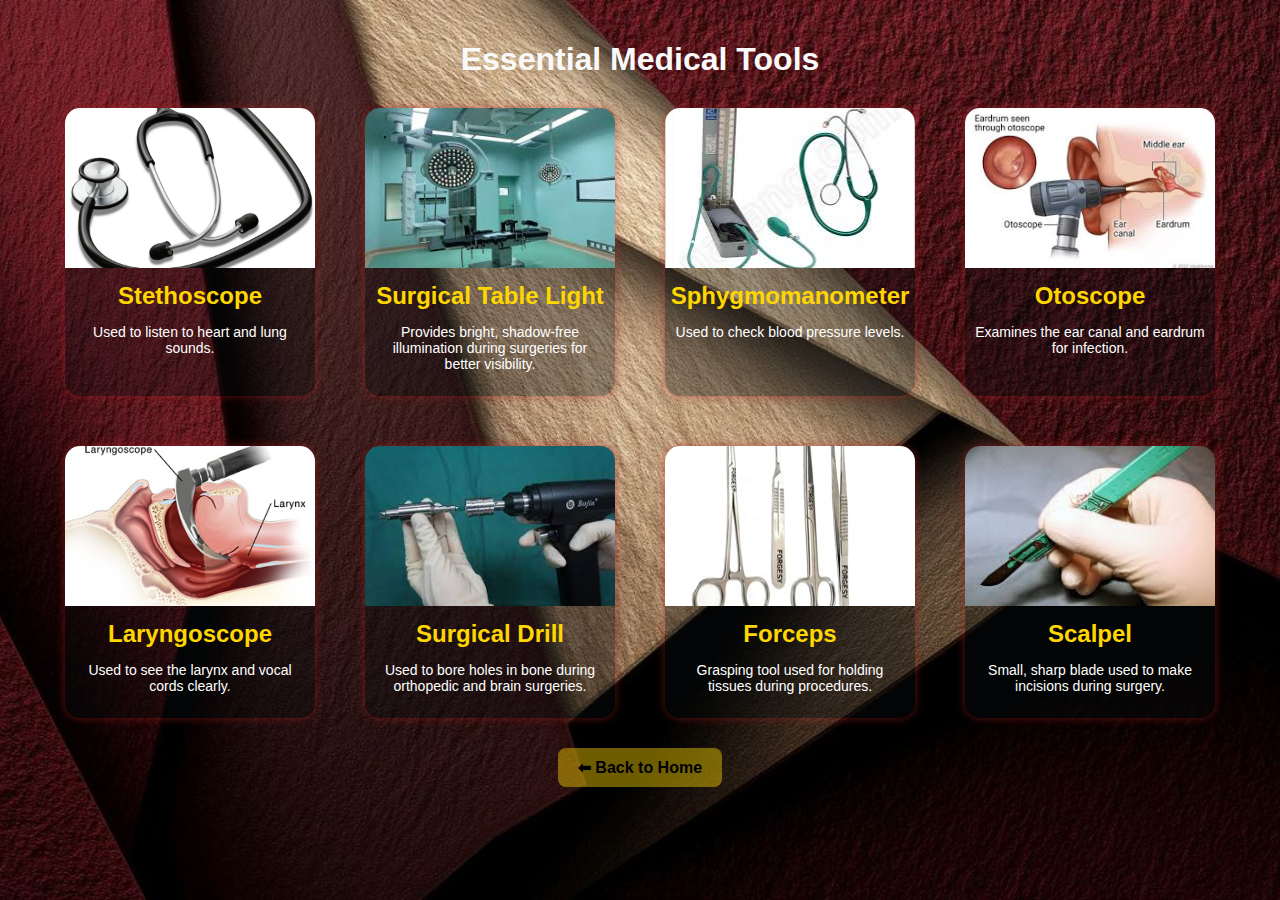
<file: tools.html>
<!DOCTYPE html>
<html lang="en">
<head>
  <meta charset="UTF-8" />
  <meta name="viewport" content="width=device-width, initial-scale=1.0"/>
  <title>Medical Tools</title>
  <style>
    body {
      background: url('tool2.jpg') no-repeat center center fixed;
      background-size: cover;
      font-family: Arial, sans-serif;
      color: rgb(255, 255, 255);
      margin: 0;
      padding: 20px;
    }

    h1 {
      text-align: center;
      color: #f9f9f9;
      margin-bottom: 30px;
    }

    .container {
      display: flex;
      flex-wrap: wrap;
      justify-content: center;
      gap: 50px;
    }

    .card {
      width: 250px;
      background: rgba(5, 11, 15, 0.342);
      border-radius: 15px;
      overflow: hidden;
      box-shadow: 0 0 10px #ae1f1f8a;
      text-align: center;
      transition: transform 0.3s ease, box-shadow 0.3s ease;
      cursor: pointer;
    }

    .card:hover {
      transform: scale(1.05);
      box-shadow: 0 0 15px rgba(13, 135, 168, 0.705), 0 0 25px rgba(255, 255, 255, 0.4);
    }

    .card img {
      width: 100%;
      height: 160px;
      object-fit: cover;
    }

    .card h2 {
      margin: 10px 0 5px;
      color: #ffd700;
    }

    .card p {
      padding: 0 10px 10px;
      font-size: 14px;
    }

    .back-button {
      display: block;
      width: fit-content;
      margin: 30px auto 0;
      padding: 10px 20px;
      background-color: #ffd9006d;
      color: black;
      font-weight: bold;
      text-decoration: none;
      border-radius: 8px;
      transition: background 0.3s;
    }

    .back-button:hover {
      background-color: #fdd90a;
    }
  </style>
</head>
<body>

  <h1>Essential Medical Tools</h1>

  <div class="container">
    <div class="card">
      <img src="images/stethoscope.jpg" alt="Stethoscope">
      <h2>Stethoscope</h2>
      <p>Used to listen to heart and lung sounds.</p>
    </div>

    <div class="card">
      <img src="images/surgical_light.jpg" alt="Surgical Table Light">
      <h2>Surgical Table Light</h2>
      <p>Provides bright, shadow-free illumination during surgeries for better visibility.</p>
    </div>

    <div class="card">
      <img src="images/sphygmomanometer.jpg" alt="Sphygmomanometer">
      <h2>Sphygmomanometer</h2>
      <p>Used to check blood pressure levels.</p>
    </div>

    <div class="card">
      <img src="images/otoscope.jpg" alt="Otoscope">
      <h2>Otoscope</h2>
      <p>Examines the ear canal and eardrum for infection.</p>
    </div>

    <div class="card">
      <img src="images/laryngoscope.jpg" alt="Laryngoscope">
      <h2>Laryngoscope</h2>
      <p>Used to see the larynx and vocal cords clearly.</p>
    </div>

    <div class="card">
      <img src="images/surgical_drill.jpg" alt="Surgical Drill">
      <h2>Surgical Drill</h2>
      <p>Used to bore holes in bone during orthopedic and brain surgeries.</p>
    </div>

    <div class="card">
      <img src="images/forceps.jpg" alt="Forceps">
      <h2>Forceps</h2>
      <p>Grasping tool used for holding tissues during procedures.</p>
    </div>

    <div class="card">
      <img src="images/scalpel.jpg" alt="Scalpel">
      <h2>Scalpel</h2>
      <p>Small, sharp blade used to make incisions during surgery.</p>
    </div>
  </div>

  <a href="index.html" class="back-button">⬅ Back to Home</a>

</body>
</html>
</file>
